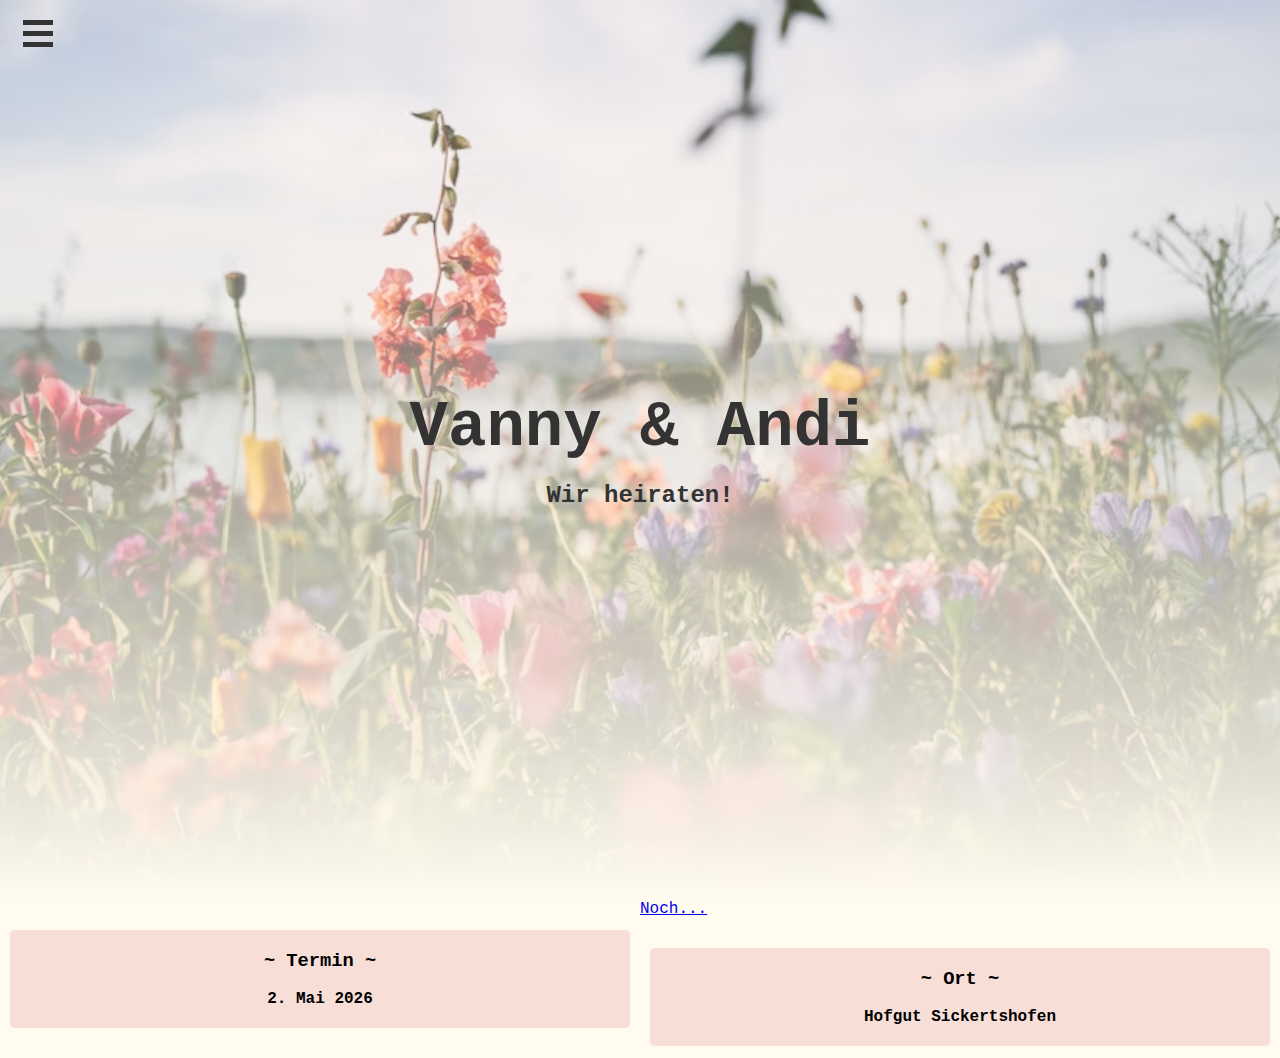
<file: index.html>
<!DOCTYPE html>
<html lang="en">
<head>
  <meta charset="UTF-8" />
  <meta name="viewport" content="width=device-width, initial-scale=1.0" />
  <title>Vanny & Andi</title>
  <link rel="stylesheet" href="style.css" />
  <link rel="preconnect" href="https://fonts.googleapis.com">
  <link rel="preconnect" href="https://fonts.gstatic.com" crossorigin>
<link href="https://fonts.googleapis.com/css2?family=Handlee&family=Mr+De+Haviland&display=swap" rel="stylesheet"></head>
<body>


  <header>
    <div class="hero-image">
        <div class="toggle-menu">

            <button id="menubtn" onclick="toggleMenu(this)" class="menubtn">
                <div class="bar1"></div>
                <div class="bar2"></div>
                <div class="bar3"></div>
            </button>
            <div id="menu" class="menu-content">
                <a href="index.html">Home</a>
                <a href="rsvp.html">RSVP</a>
                <a href="info.html">Infos & Ablauf</a>
                <a href="anfahrt.html">Location</a>
                <a href="kontakt.html">Kontakt</a>
            </div>
        </div>
        <div class="hero-text">
            <h1>Vanny & Andi</h1><br>
            <h2>Wir heiraten!</h2>
        </div>
    </div>
  </header>

  <main>
    <div class="row">
        <script src="https://cdn.logwork.com/widget/countdown.js"></script>
        <a href="https://logwork.com/countdown-timer" 
            class="countdown-timer" 
            data-timezone="Europe/Berlin" data-language="de" data-textcolor="#fffbef" data-date="2026-05-02 13:00" 
            data-background="#f1ccc4" data-digitscolor="#333333" data-unitscolor="#333333"
            style="pointer-events: none; cursor: default">Noch...</a>
        
        <div class="column">
            <div class="card">
                <h3>~ Termin ~</h3><br>
                <h4>2. Mai 2026</h4>
            </div>
        </div>
        <div class="column">
            <div class="card">
                <h3>~ Ort ~</h3><br>
                <h4>Hofgut Sickertshofen</h4>
            </div>

        </div>
    </div>

  </main>


  <script src="scripts.js"></script>
</body>
</html>
</file>
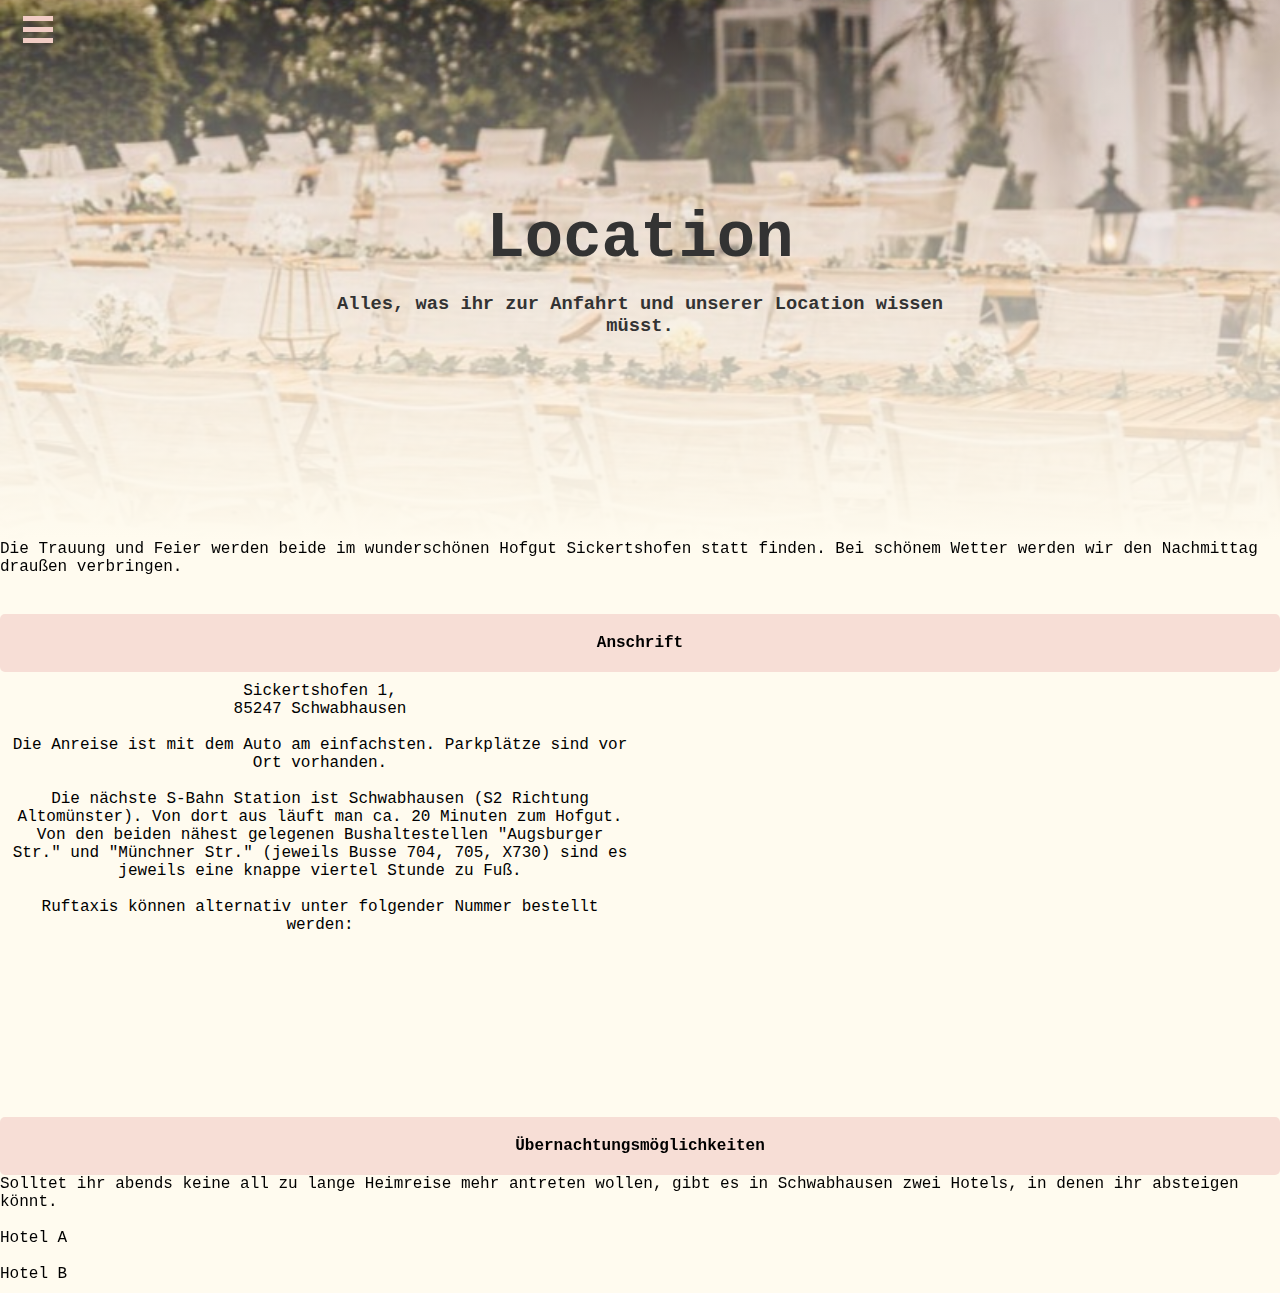
<file: anfahrt.html>
<!DOCTYPE html>
<html lang="en">
<head>
  <meta charset="UTF-8" />
  <meta name="viewport" content="width=device-width, initial-scale=1.0" />
  <title>Vanny & Andi</title>
  <link rel="stylesheet" href="style.css" />
  <link rel="preconnect" href="https://fonts.googleapis.com">
  <link rel="preconnect" href="https://fonts.gstatic.com" crossorigin>
<link href="https://fonts.googleapis.com/css2?family=Handlee&family=Mr+De+Haviland&display=swap" rel="stylesheet"></head>
<body>
    <header>
        <div class="anfahrt-image">
            <div class="toggle-menu">
    
                <button id="menubtn" onclick="toggleMenu(this)" class="menubtn">
                    <div class="bar1" style="background-color: #f1ccc4;"></div>
                    <div class="bar2" style="background-color: #f1ccc4;"></div>
                    <div class="bar3" style="background-color: #f1ccc4;"></div>
                </button>
                <div id="menu" class="menu-content">
                    <a href="index.html">Home</a>
                    <a href="rsvp.html">RSVP</a>
                    <a href="info.html">Infos & Ablauf</a>
                    <a href="anfahrt.html">Location</a>
                    <a href="kontakt.html">Kontakt</a>
                </div>
            </div>
            <div class="hero-text">
                <h1>Location</h1><br>
                <h3>Alles, was ihr zur Anfahrt und unserer Location wissen müsst.</h3>
            </div>
        </div>
    </header>

    <main>
        <div class="row">
            <div class="card_transparent">
                <p>Die Trauung und Feier werden beide im wunderschönen Hofgut Sickertshofen statt finden. Bei schönem Wetter werden wir den Nachmittag draußen verbringen.</p><br> 
            </div>
            <div class="card">
                    <h4>Anschrift</h4>
            </div>

            <div class="column">
                <div class="card_transparent">
                    <p>Sickertshofen 1,<br> 85247 Schwabhausen</p><br> 

                    <p>Die Anreise ist mit dem Auto am einfachsten. Parkplätze sind vor Ort vorhanden.</p><br>
                    <p>Die nächste S-Bahn Station ist Schwabhausen (S2 Richtung Altomünster). Von dort aus läuft man ca. 20 Minuten zum Hofgut. Von den beiden 
                        nähest gelegenen Bushaltestellen "Augsburger Str." und "Münchner Str." (jeweils Busse 704, 705, X730) sind es jeweils eine knappe viertel Stunde zu Fuß.
                    </p><br>
                    <p>Ruftaxis können alternativ unter folgender Nummer bestellt werden:</p>
                </div>
            </div>
            <div class="column">
                <div class="card_transparent">
                    <div class="google-maps">
                        <iframe src="https://www.google.com/maps/embed?pb=!1m18!1m12!1m3!1d10616.740279376763!2d11.338625050867435!3d48.29929194018405!2m3!1f0!2f0!3f0!3m2!1i1024!2i768!4f13.1!3m3!1m2!1s0x479e7d203b72fafb%3A0x827242c6b84e66c!2sHofgut%20Sickertshofen%20Eventlocation!5e0!3m2!1sde!2sde!4v1754684720277!5m2!1sde!2sde" width=100% height="400" style="border:0;" allowfullscreen="" loading="lazy" referrerpolicy="no-referrer-when-downgrade"></iframe>
                    </div>
                </div>
    
            </div>
        </div>
        <div class="row">
            <div class="card"><h4>Übernachtungsmöglichkeiten</h4></div>
            <div class="card_transparent">
                <p>Solltet ihr abends keine all zu lange Heimreise mehr antreten wollen, gibt es in Schwabhausen
                    zwei Hotels, in denen ihr absteigen könnt.
                </p><br>
                <p>Hotel A</p><br>
                <p>Hotel B</p>
            </div>
        </div>

    </main>


  <script src="scripts.js"></script>
</body>
</html>
</file>
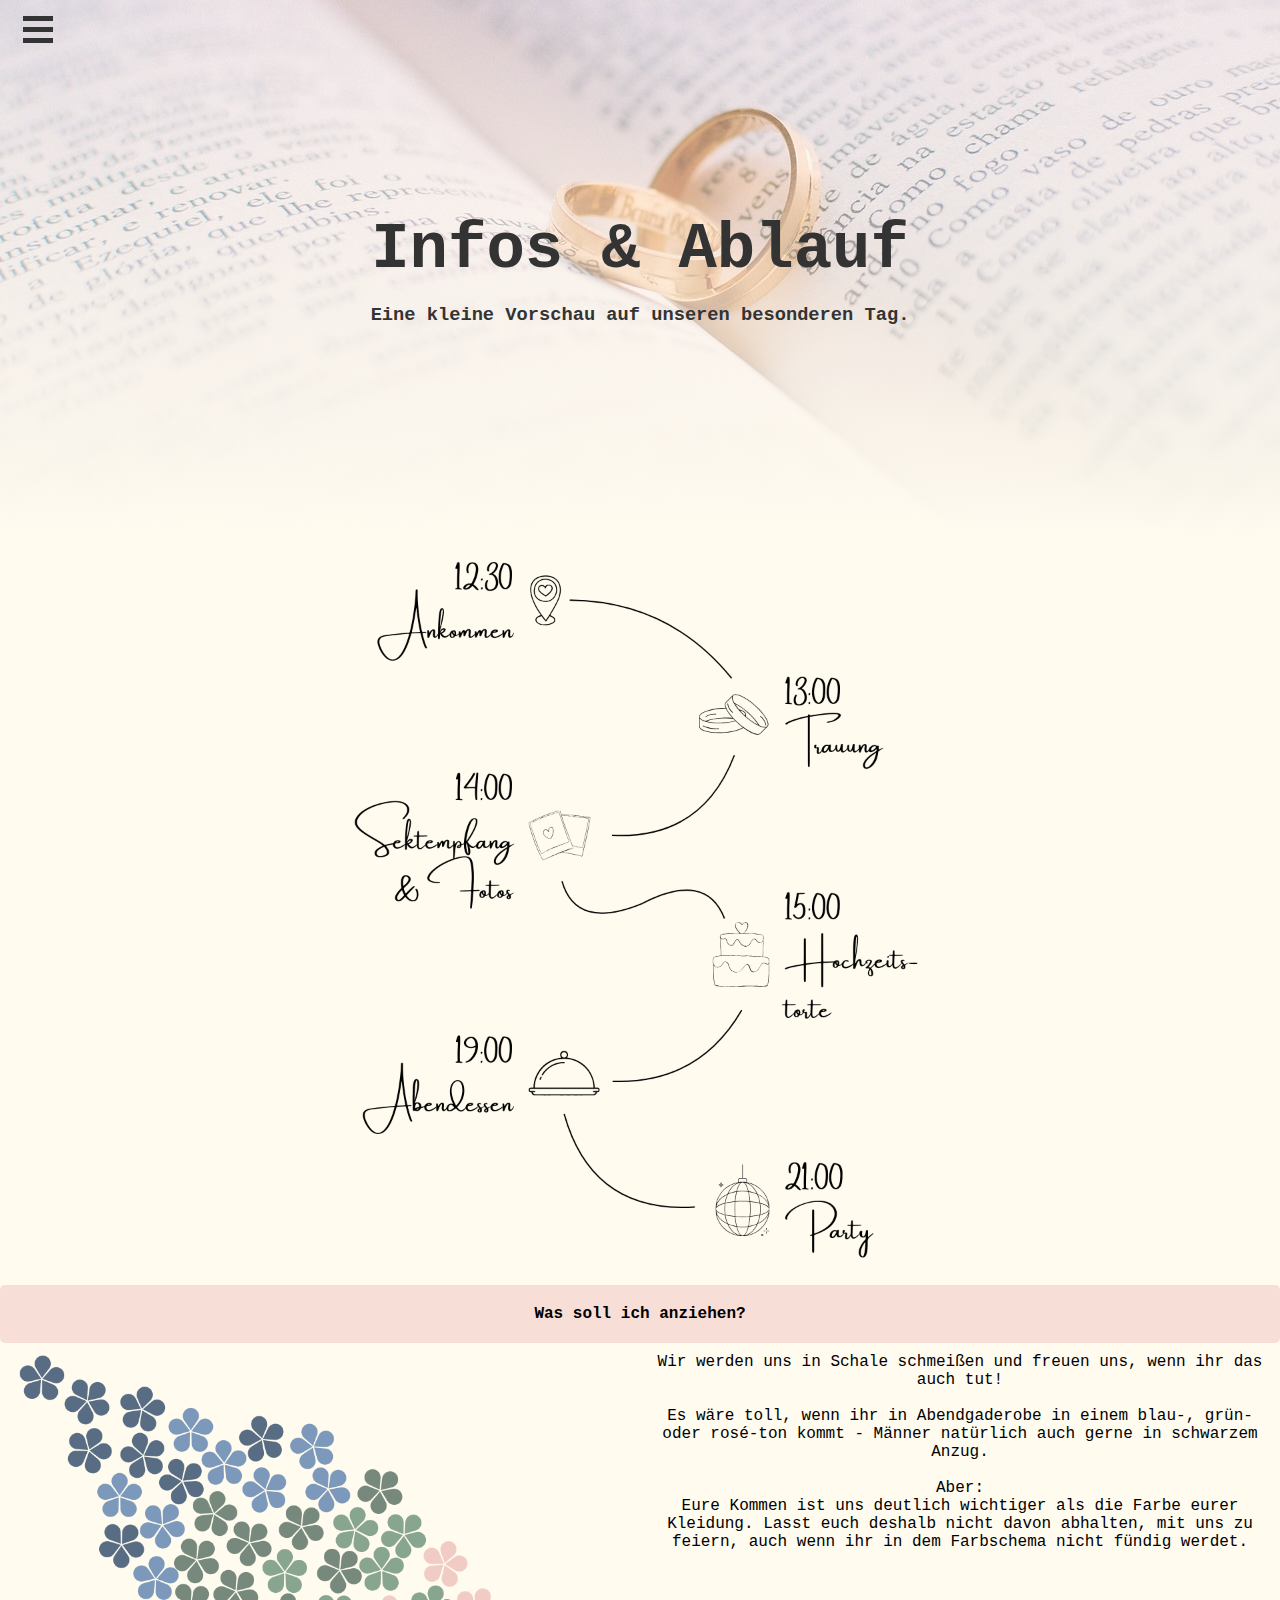
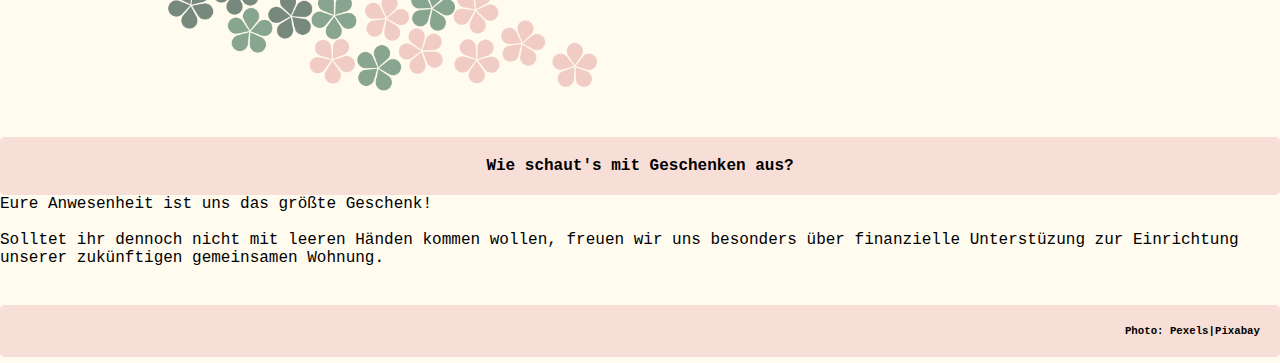
<file: info.html>
<!DOCTYPE html>
<html lang="en">
<head>
    <meta charset="UTF-8" />
    <meta name="viewport" content="width=device-width, initial-scale=1.0" />
    <title>Vanny & Andi</title>
    <link rel="stylesheet" href="style.css" />
    <link rel="preconnect" href="https://fonts.googleapis.com">
    <link rel="preconnect" href="https://fonts.gstatic.com" crossorigin>
<link href="https://fonts.googleapis.com/css2?family=Bodoni+Moda+SC:ital,opsz,wght@0,6..96,400..900;1,6..96,400..900&family=Mr+De+Haviland&display=swap" rel="stylesheet">
    <header>
        <div class="info-image">
            <div class="toggle-menu">
    
                <button id="menubtn" onclick="toggleMenu(this)" class="menubtn">
                    <div class="bar1"></div>
                    <div class="bar2"></div>
                    <div class="bar3"></div>
                </button>
                <div id="menu" class="menu-content">
                    <a href="index.html">Home</a>
                    <a href="rsvp.html">RSVP</a>
                    <a href="info.html">Infos & Ablauf</a>
                    <a href="anfahrt.html">Location</a>
                    <a href="kontakt.html">Kontakt</a>
                </div>
            </div>
            <div class="hero-text">
                <h1>Infos & Ablauf</h1><br>
                <h3>Eine kleine Vorschau auf unseren besonderen Tag.</h3>
            </div>
        </div>
    </header>

    <main>
        <div class="row">
            <div class="card_transparent" style="display: flex; justify-content: center;">
                <picture>
                <source media="(min-width: 850px)" srcset="images/timeline.png">
                <img src="images/timeline2.png" alt="Grober Tagesablauf" style="width:100%;">
                </picture>

            </div>
        </div>
        <div class="row">
            <div class="card">
                <h4>Was soll ich anziehen?</h4>
            </div>
            <div class="column">
                <div class="card_transparent">
                    <img src="images/color.png" alt="Farbbeispiele für unsere Hochzeitsgäste" style=width:100%;height:100%>
                </div>
            </div>
            <div class="column">
                <div class="card_transparent">
                    <p>Wir werden uns in Schale schmeißen und freuen uns, wenn ihr das auch tut!</p><br>
                    <p>Es wäre toll, wenn ihr in Abendgaderobe in einem blau-, grün- oder rosé-ton kommt - Männer natürlich auch gerne in schwarzem Anzug.</p><br>
                    <p>Aber: </p>
                    <p>Eure Kommen ist uns deutlich wichtiger als die Farbe eurer Kleidung. Lasst euch deshalb nicht davon abhalten, mit uns zu feiern,
                        auch wenn ihr in dem Farbschema nicht fündig werdet.</p>
                </div>
            </div>
        </div>
        <div class="row">
            <div class="card">
                <h4>Wie schaut's mit Geschenken aus?</h4>
            </div>
            <div class="card_transparent">
                <p>Eure Anwesenheit ist uns das größte Geschenk!</p><br>
                <p>Solltet ihr dennoch nicht mit leeren Händen kommen wollen, freuen wir uns besonders 
                    über finanzielle Unterstüzung zur Einrichtung unserer zukünftigen gemeinsamen Wohnung.</p><br>
            </div>
        </div>
        <div class="card">
            <h6 style="text-align: right;">Photo: Pexels|Pixabay</h6>
        </div>

    </main>


  <script src="scripts.js"></script>
</body>
</html>
</file>
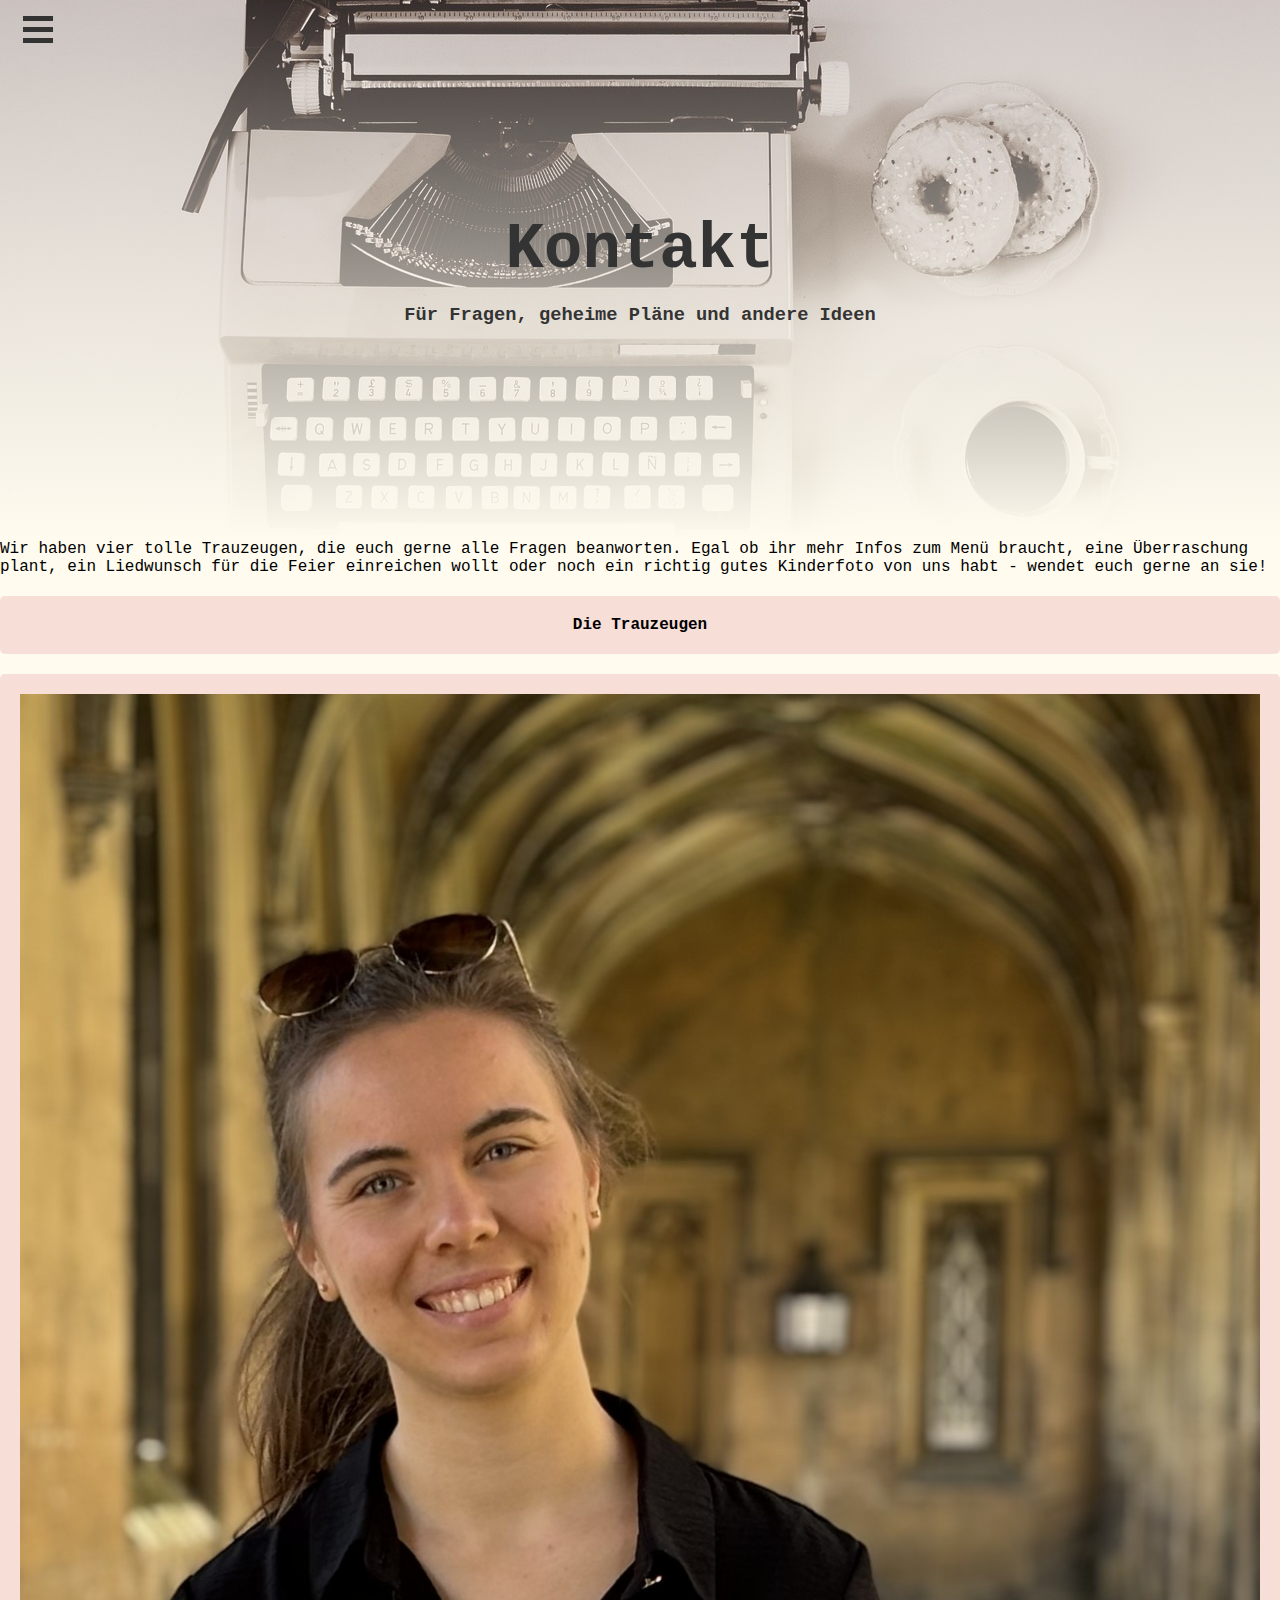
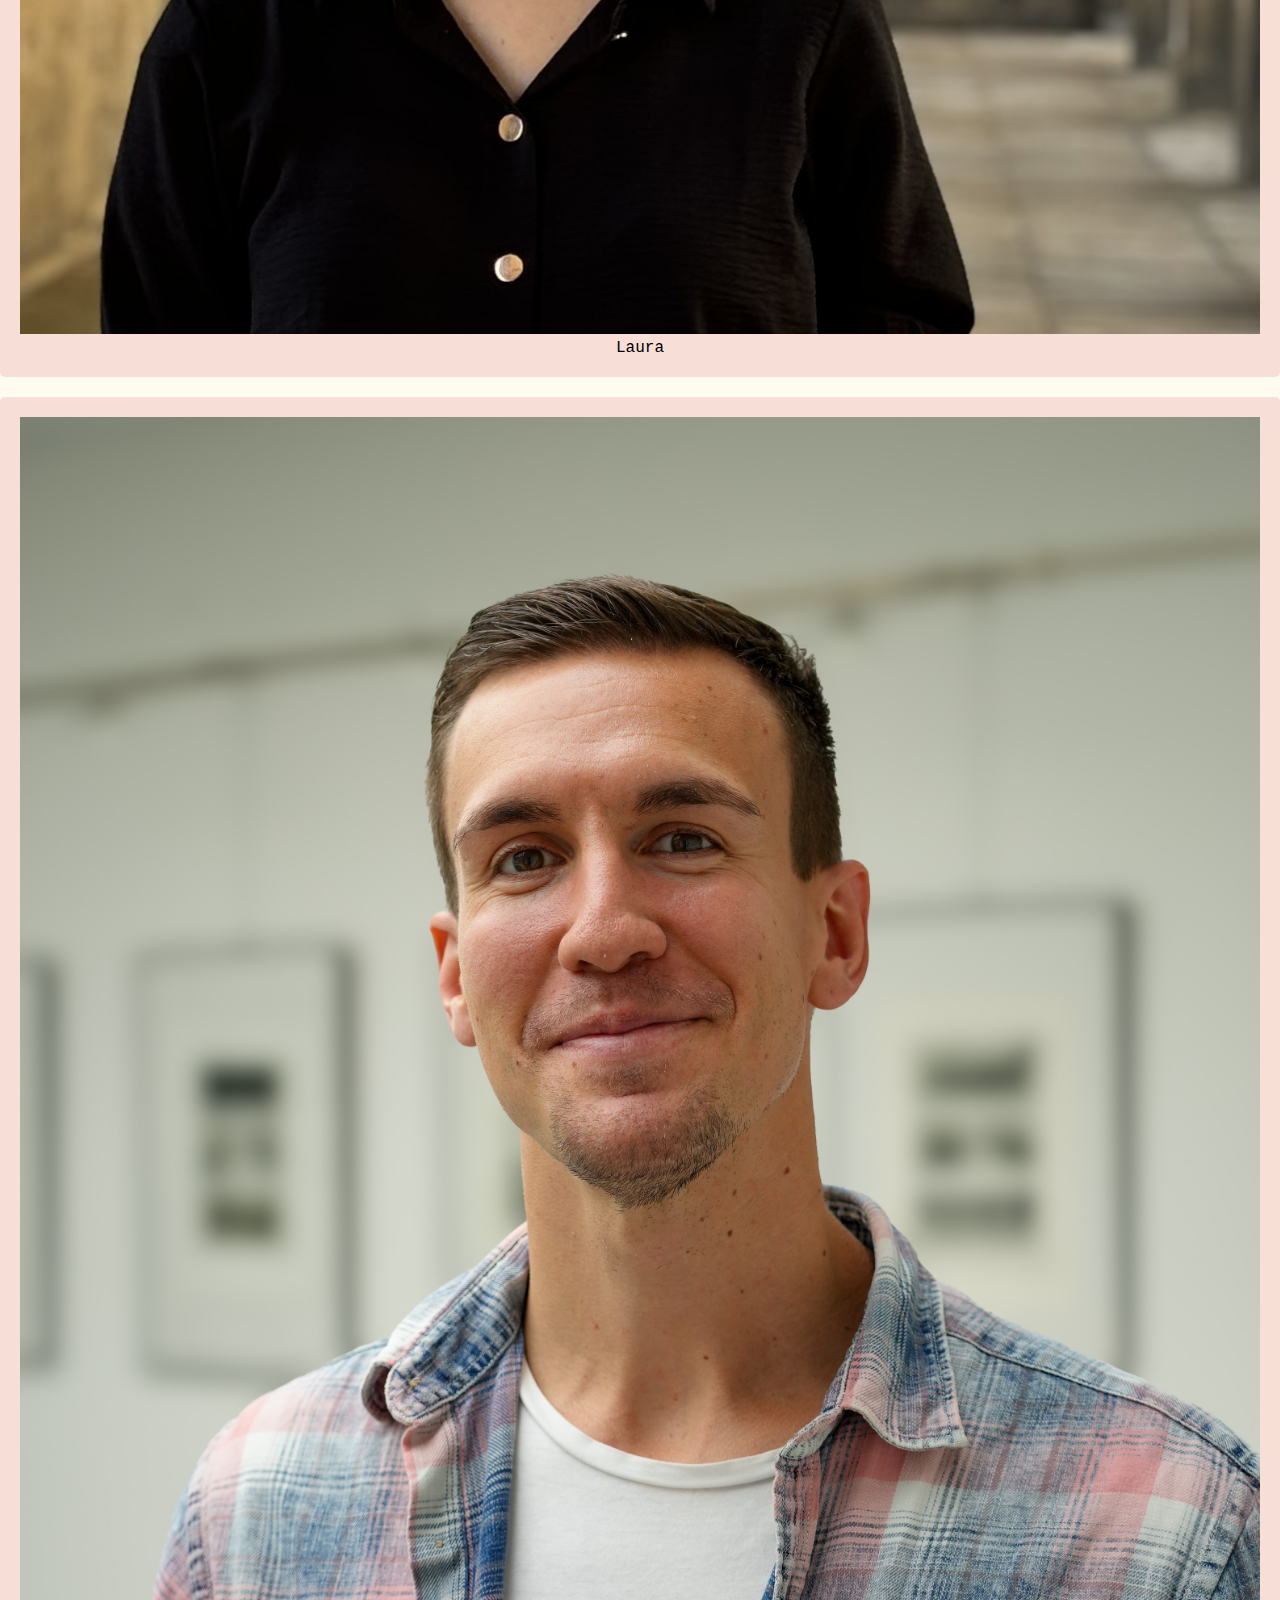
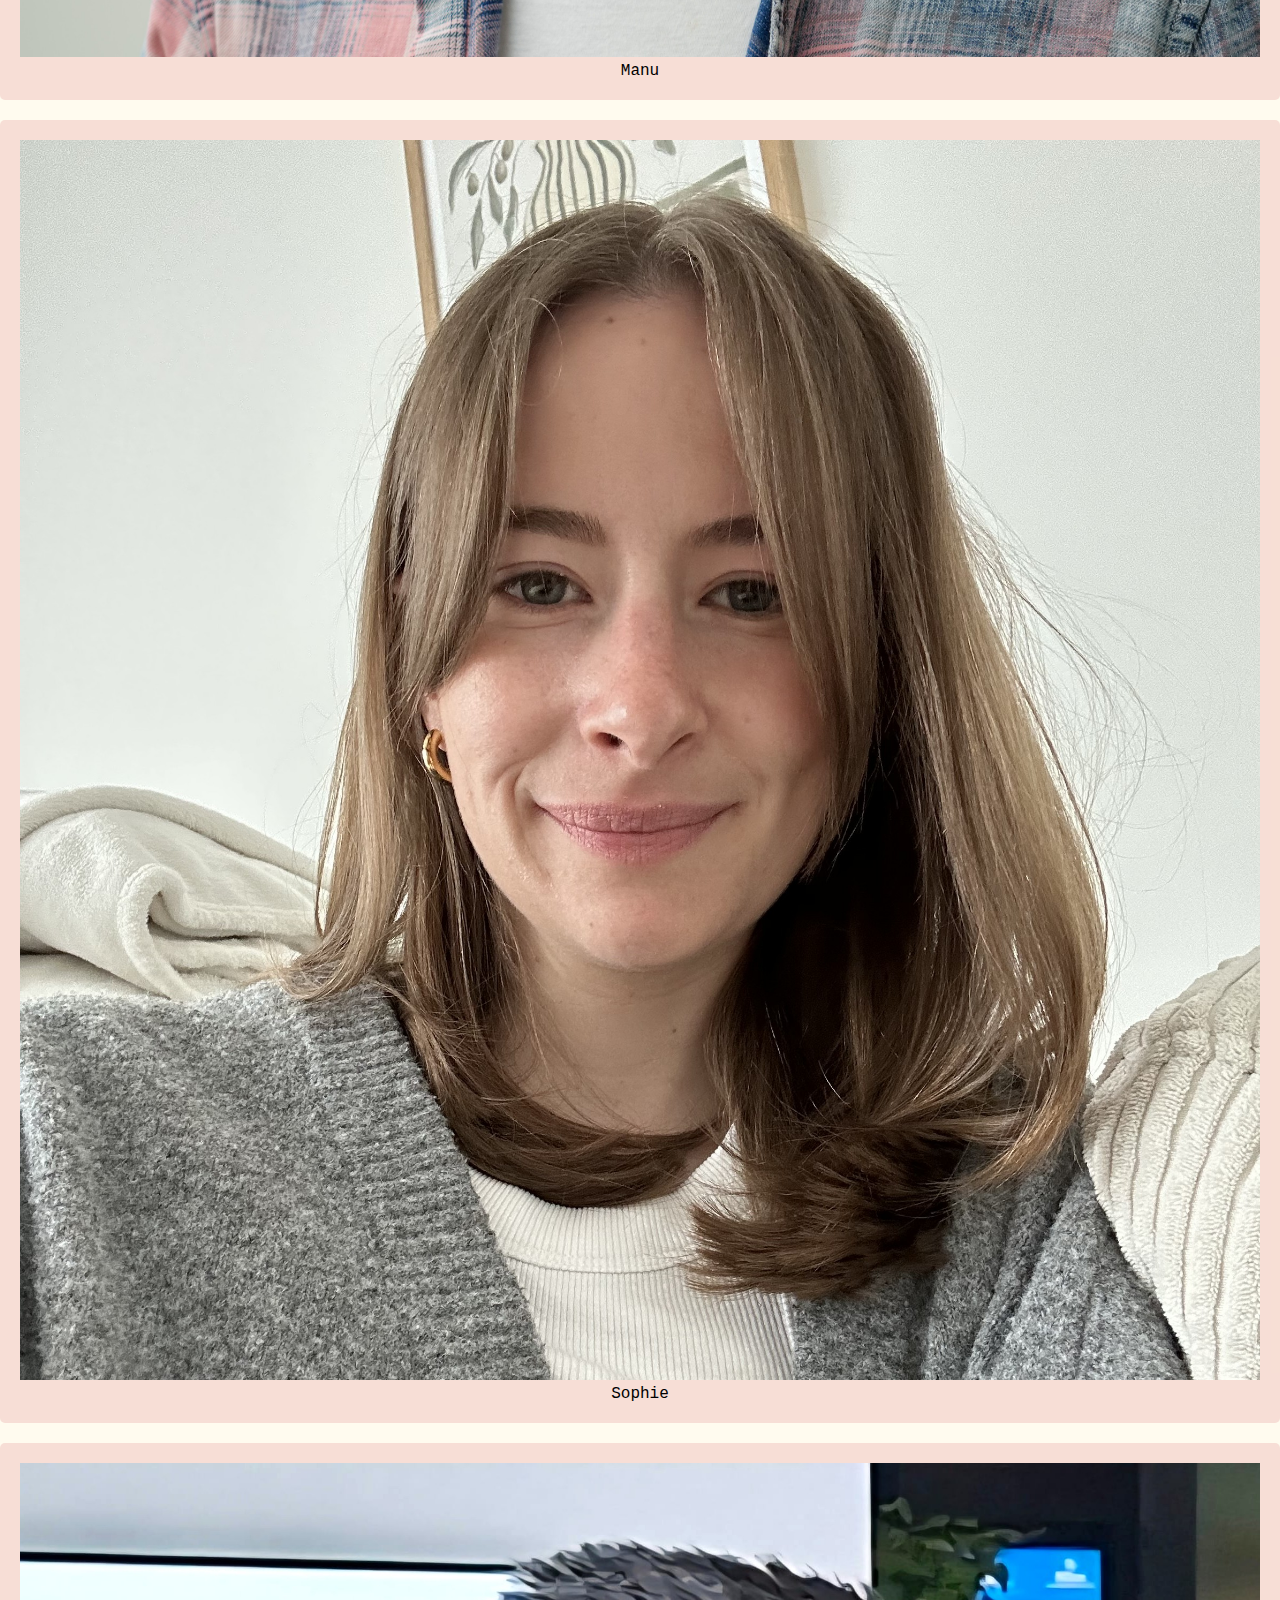
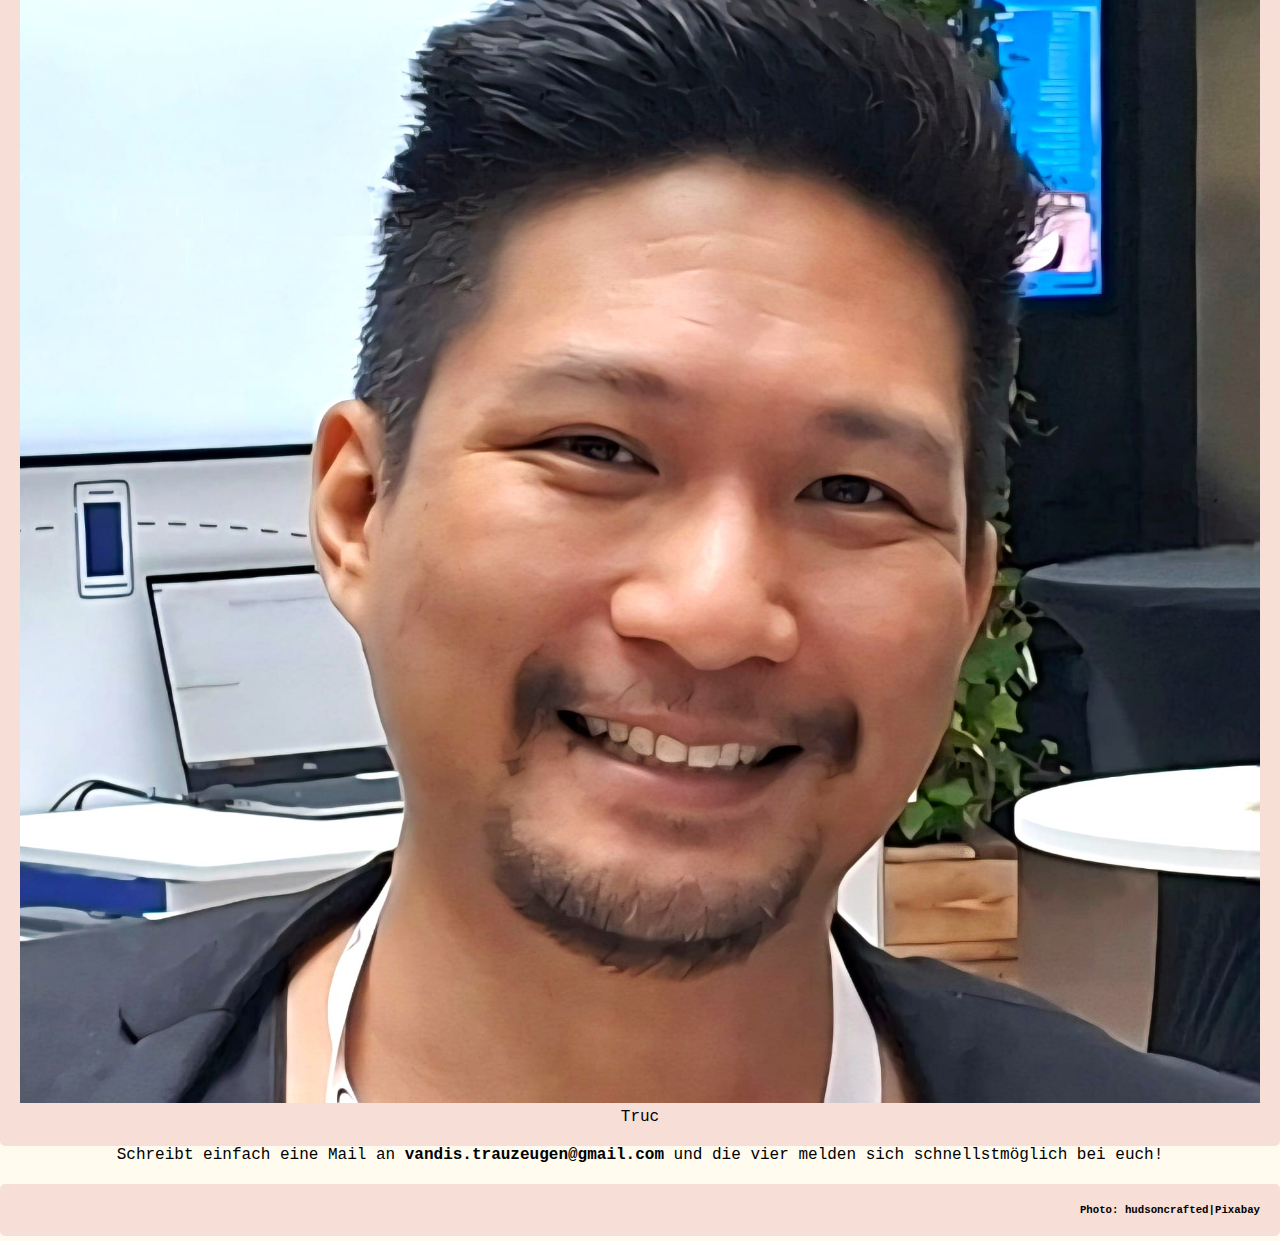
<file: kontakt.html>
<!DOCTYPE html>
<html lang="en">
<head>
    <meta charset="UTF-8" />
    <meta name="viewport" content="width=device-width, initial-scale=1.0" />
    <title>Vanny & Andi</title>
    <link rel="stylesheet" href="style.css" />
    <link rel="preconnect" href="https://fonts.googleapis.com">
    <link rel="preconnect" href="https://fonts.gstatic.com" crossorigin>
<link href="https://fonts.googleapis.com/css2?family=Bodoni+Moda+SC:ital,opsz,wght@0,6..96,400..900;1,6..96,400..900&family=Mr+De+Haviland&display=swap" rel="stylesheet">
    <header>
        <div class="kontakt-image">
            <div class="toggle-menu">
    
                <button id="menubtn" onclick="toggleMenu(this)" class="menubtn">
                    <div class="bar1" ></div>
                    <div class="bar2" ></div>
                    <div class="bar3" ></div>
                </button>
                <div id="menu" class="menu-content">
                    <a href="index.html">Home</a>
                    <a href="rsvp.html">RSVP</a>
                    <a href="info.html">Info & Ablauf</a>
                    <a href="anfahrt.html">Location</a>
                    <a href="kontakt.html">Kontakt</a>
                </div>
            </div>
            <div class="hero-text">
                <h1>Kontakt</h1><br>
                <h3>Für Fragen, geheime Pläne und andere Ideen</h3>
            </div>
        </div>
    </header>

    <main>
        <div class="row">
            <div class="card_transparent">
                <p>Wir haben vier tolle Trauzeugen, die euch gerne alle Fragen beanworten. Egal ob ihr mehr Infos zum Menü braucht,
                    eine Überraschung plant, ein Liedwunsch für die Feier einreichen wollt oder noch ein richtig 
                    gutes Kinderfoto von uns habt - wendet euch gerne an sie!
                </p>
            </div>
        </div>
        <div class="row">
            <div class="card">
                <h4>Die Trauzeugen</h4>
            </div>
        </div>
        <div class="row">
            <div class="quatercolumn">
                <div class="card">
                    <img src="images/laura.JPEG" alt="Laura" style=width:100%;height:100%>
                    <p style="text-align: center;">Laura</p>
                </div>
            </div>
            <div class="quatercolumn">
                <div class="card">
                    <img src="images/manu1.jpg" alt="Manu" style=width:100%;height:100%>
                    <p style="text-align: center;">Manu</p>
                </div>
            </div>
                        <div class="quatercolumn">
                <div class="card">
                    <img src="images/sophie.jpeg" alt="Sophie" style=width:100%;height:100%>
                    <p style="text-align: center;">Sophie</p>
                </div>
            </div>
            <div class="quatercolumn">
                <div class="card">
                    <img src="images/truc.jpeg" alt="Truc" style=width:100%;height:100%>
                    <p style="text-align: center;">Truc</p>
                </div>
            </div>
        </div>
        <div class="row">
            <div class="card_transparent">
                <p style="text-align: center;">Schreibt einfach eine Mail an <b>vandis.trauzeugen@gmail.com</b> und die vier melden sich schnellstmöglich bei euch!</p>
            </div>
        </div>
        <div class="card">
            <h6 style="text-align: right;">Photo: hudsoncrafted|Pixabay</h6>
        </div>
    </main>


  <script src="scripts.js"></script>
</body>
</html>
</file>
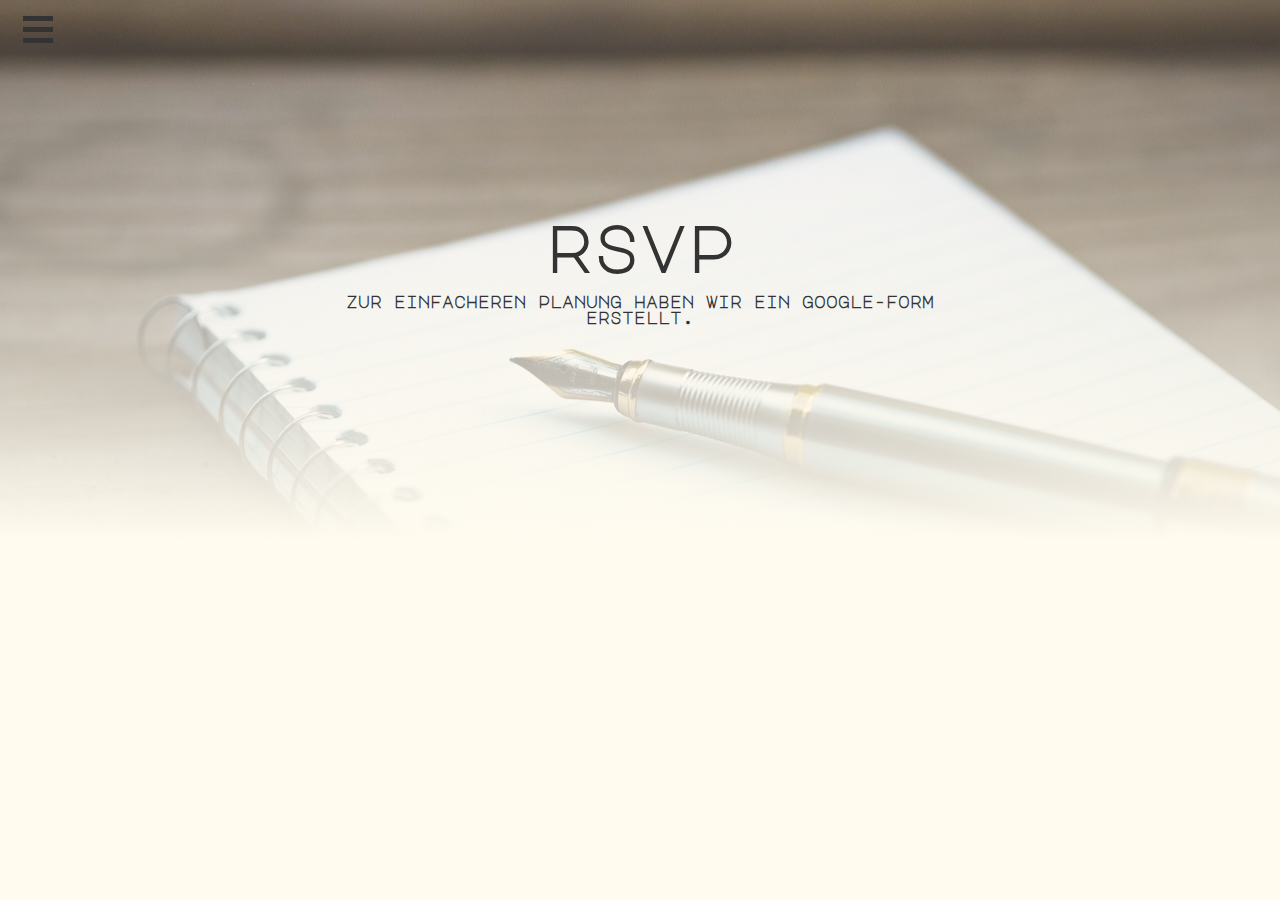
<file: rsvp.html>
<!DOCTYPE html>
<html lang="en">
<head>
  <meta charset="UTF-8" />
  <meta name="viewport" content="width=device-width, initial-scale=1.0" />
  <title>Vanny & Andi</title>
  <link rel="stylesheet" href="style.css" />
  <link rel="preconnect" href="https://fonts.googleapis.com">
  <link rel="preconnect" href="https://fonts.gstatic.com" crossorigin>
  <link href="https://fonts.googleapis.com/css2?family=Major+Mono+Display&display=swap" rel="stylesheet">
</head>
<body>
    <header>
        <div class="rsvp-image">
            <div class="toggle-menu">
    
                <button id="menubtn" onclick="toggleMenu(this)" class="menubtn">
                    <div class="bar1"></div>
                    <div class="bar2"></div>
                    <div class="bar3"></div>
                </button>
                <div id="menu" class="menu-content">
                    <a href="index.html">home</a>
                    <a href="rsvp.html">rsvp</a>
                    <a href="info.html">infos & ablauf</a>
                    <a href="anfahrt.html">anfahrt</a>
                    <a href="kontakt.html">kontakt</a>
                </div>
            </div>
            <div class="hero-text">
                <h1>rsvp</h1><br>
                <h4>zur einfacheren planung haben wir ein google-form erstellt.</h4>
            </div>
        </div>
    </header>

    <main>
        <div class="google-form">
            <iframe src="https://docs.google.com/forms/d/e/1FAIpQLSeeDZLX3Ip_By-HU-3Pyj2qxzuQD3jNld_JxCu9AyebFtziEA/viewform?embedded=true" width=100% height="100%" frameborder="0" marginheight="0" marginwidth="0">Wird geladen…</iframe>
        </div>
    </main>


  <script src="scripts.js"></script>
</body>
</html>
</file>
<file: style.css>
/* off white #fffbef, rose #f1ccc4, blue #586c84, lighter blue #718da3, green #77897d, lighter green #88a58f*/

.major-mono-display-regular {
    font-family: "Major Mono Display", monospace;
    font-weight: 400;
    font-style: normal;
  }
  

* {
    margin: 0;
    padding: 0;
    box-sizing: border-box;
    
  }
  
  body {
    font-family: "Major Mono Display", monospace; 
    background-color: #fffbef;
    font-size: 100%;
  }

  h1{
    font-size: 4em;
  }
  h4{
    text-align: center;
  }
  /* header/page title */

  .header {
    font-size: 4em;
    text-align: center;
  }
  
    /* Main content */
 main, html{
    display: flexbox;
    height: 100%;
 }
  /* Images */
.hero-image {
    /* Use "linear-gradient" to add a darken background effect to the image (photographer.jpg). This will make the text easier to read */
    background-image: linear-gradient(rgba(241, 204, 196, 0.2), #fffbef), url("images/flowers.avif");
  
    /* Set a specific height */
    height: 100vh;
  
    /* Position and center the image to scale nicely on all screens */
    background-position: center;
    background-repeat: no-repeat;
    background-size: cover;
    position: relative;
  }

  .rsvp-image {
    /* Use "linear-gradient" to add a darken background effect to the image (photographer.jpg). This will make the text easier to read */
    background-image: linear-gradient(rgba(241, 204, 196, 0.2), #fffbef), url("images/rsvp.jpg");
  
    /* Set a specific height */
    height: 60vh;
  
    /* Position and center the image to scale nicely on all screens */
    background-position: center;
    background-repeat: no-repeat;
    background-size: cover;
    position: relative;
  }
  .anfahrt-image {
    /* Use "linear-gradient" to add a darken background effect to the image (photographer.jpg). This will make the text easier to read */
    background-image: linear-gradient(rgba(241, 204, 196, 0.2), #fffbef), url("images/anfahrt.jpg");
  
    /* Set a specific height */
    height: 60vh;
  
    /* Position and center the image to scale nicely on all screens */
    background-position: center;
    background-repeat: no-repeat;
    background-size: cover;
    position: relative;
  }
  .info-image {
    /* Use "linear-gradient" to add a darken background effect to the image (photographer.jpg). This will make the text easier to read */
    background-image: linear-gradient(rgba(241, 204, 196, 0.2), #fffbef), url("images/infos.jpg");
  
    /* Set a specific height */
    height: 60vh;
  
    /* Position and center the image to scale nicely on all screens */
    background-position: center;
    background-repeat: no-repeat;
    background-size: cover;
    position: relative;
  }
  .kontakt-image {
    /* Use "linear-gradient" to add a darken background effect to the image (photographer.jpg). This will make the text easier to read */
    background-image: linear-gradient(rgba(241, 204, 196, 0.2), #fffbef), url("images/kontakt.jpg");
  
    /* Set a specific height */
    height: 60vh;
  
    /* Position and center the image to scale nicely on all screens */
    background-position: center;
    background-repeat: no-repeat;
    background-size: cover;
    position: relative;
  }
  
  /* Menu */
  .menubtn {
    display: inline-block;
    cursor: pointer;
    border: none;
    padding: 5px 10px;
    border-radius: 5px;
    background-color: #f1ccc400;
  }
  
  .bar1, .bar2, .bar3 {
    width: 30px;
    height: 5px;
    background-color: #333;
    margin: 6px 0;
    transition: 0.4s;
  }
  
  .change .bar1 {
    transform: translate(0, 11px) rotate(-45deg);
  }
  .change .bar2 {opacity: 0;}
  .change .bar3 {
    transform: translate(0, -11px) rotate(45deg);
  }

 
  .menubtn:hover, .menubtn:focus {
    background-color: #f1ccc400;
  }
  
  .toggle-menu {
    position: relative;
    display: inline-block;
    left: 1%;
    top:  1%;
  }
  
  .menu-content {
    display: none;
    position: absolute;
    background-color: #f1ccc499;
    border-radius: 5px;
    min-width: 160px;
    overflow: auto;
    z-index: 1;
  }
  
  .menu-content a {
    color: black;
    opacity: 100%;
    background-color: #f1ccc400;
    padding: 12px 16px;
    text-decoration: none;
    display: block;
  }
  
  .toggle-menu a:hover {background-color: #f1ccc4;}
  
  .show {display: block;}
  
 
  
  /* Place text in the middle of the image */
  .hero-text {
    text-align: center;
    position: absolute;
    top: 50%;
    left: 50%;
    transform: translate(-50%, -50%);
    color: #333;

  }

.google-form {
    text-align: center;
}

.iframe {
    display: inline-block;
}



.column {
    display: table-cell;
    float: left;
    width: 50%;
    top: 50%;
    padding: 10px;
    text-align: center;
  }

  /* Create two unequal columns that floats next to each other */
/* Left column */
.leftcolumn {
    float: left;
    width: 25%;
  }
  
  /* Right column */
  .rightcolumn {
    float: left;
    width: 75%;
    padding-left: 20px;
  }
 
  /* Add a card effect for articles */
.card {
    background-color: #f1ccc499;
    padding: 20px;
    margin-top: 20px;
    border-radius: 5px;

  }
  
  /* Clear floats after the columns */
  .row:after {
    content: "";
    display: table;
    clear: both;
  }
  
  /* Responsive layout - makes the two columns stack on top of each other instead of next to each other */
  @media screen and (max-width: 850px) {
    .column, .leftcolumn, .rightcolumn {
      display: block;
      width: 100%;
      padding: 20px;
    }
  }
</file>
